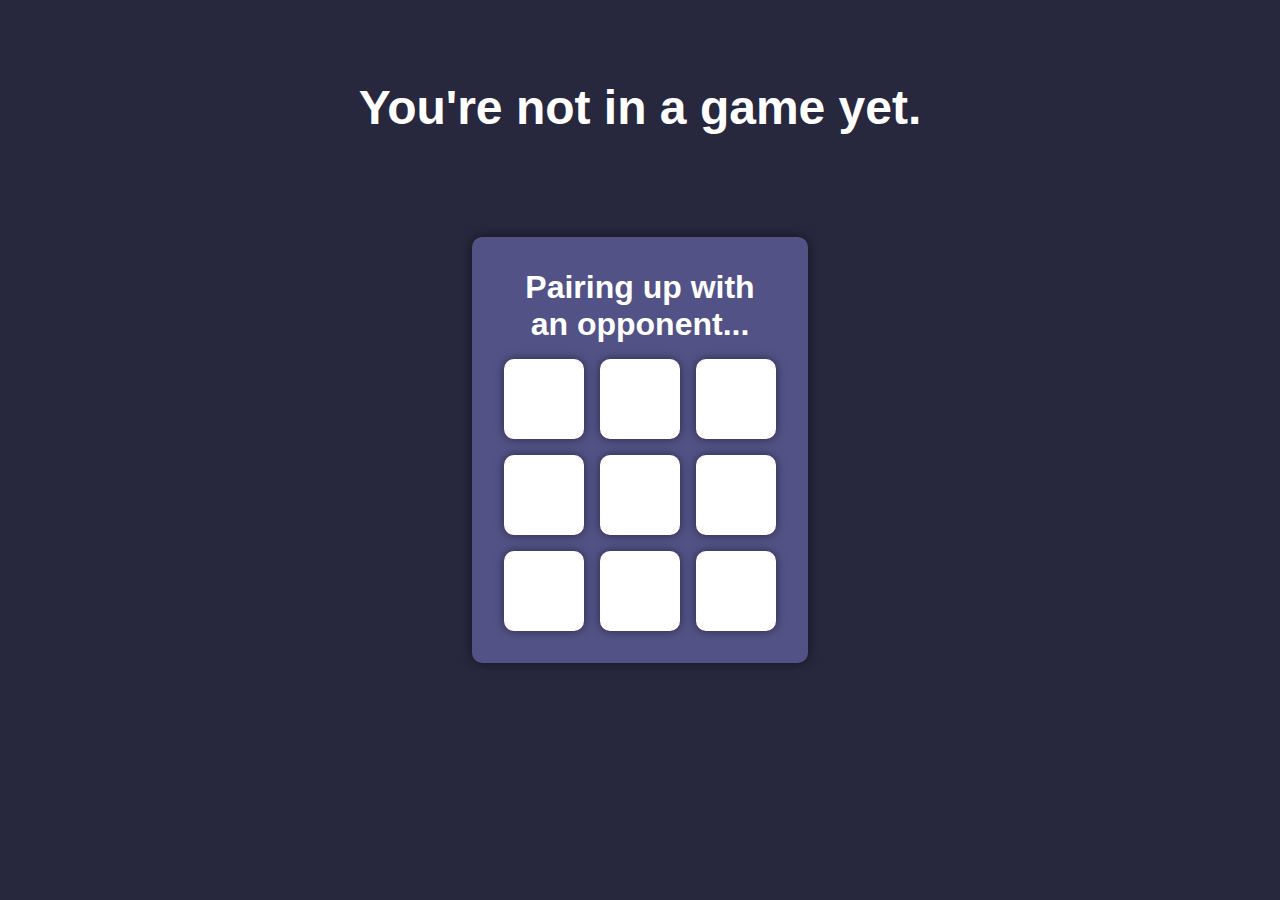
<file: Client/index.html>
<html lang="en">
<head>
    <meta charset="UTF-8">
    <meta http-equiv="X-UA-Compatible" content="IE=edge">
    <meta name="viewport" content="width=device-width, initial-scale=1.0">
    <link rel="stylesheet" href="styles.css">
    <script src="main.js"></script>
    <title>Tic-Tac-Toe</title>
</head>
<body>
    <div class="game-container">
        <div class="playing-text" id="playingText">You're playing as <span id="playingAs"></span>.</div>
        <div class="game">
            <div class="game-text" id="gameText"></div>
            <div class="game-board" id="gameBoard"></div>
            <button class="replay-button" id="replayButton" onclick="replay()">Replay</button>
        </div>
    </div>
</body>
</html>
</file>
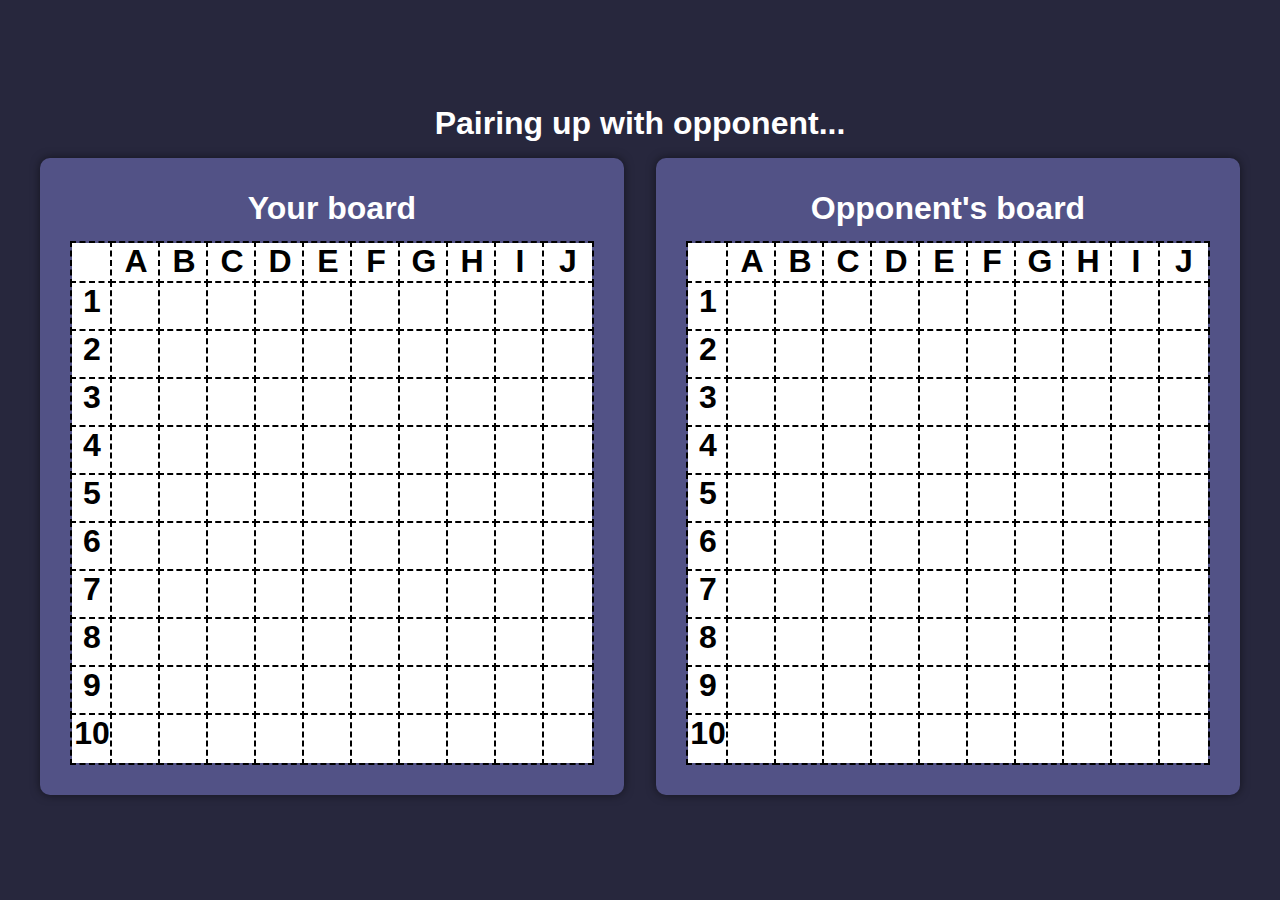
<file: Client/Battleship/index.html>
<html lang="en">
<head>
    <meta charset="UTF-8">
    <meta http-equiv="X-UA-Compatible" content="IE=edge">
    <meta name="viewport" content="width=device-width, initial-scale=1.0">
    <link rel="stylesheet" href="styles.css">
    <script src="main.js"></script>
    <title>Battleship</title>
</head>
<body>
    <div class="game-container">
        <div class="game-text" id="gameText">Pairing up with opponent...</div>
        <div class="game-boards">
            <div class="game">
                <div class="game-text">Your board</div>
                <div class="game-board" id="yourGameBoard"></div>
            </div>
            <div class="game">
                <div class="game-text">Opponent's board</div>
                <div class="game-board" id="opponentGameBoard"></div>
            </div>
        </div>
    </div>
</body>
</html>
</file>
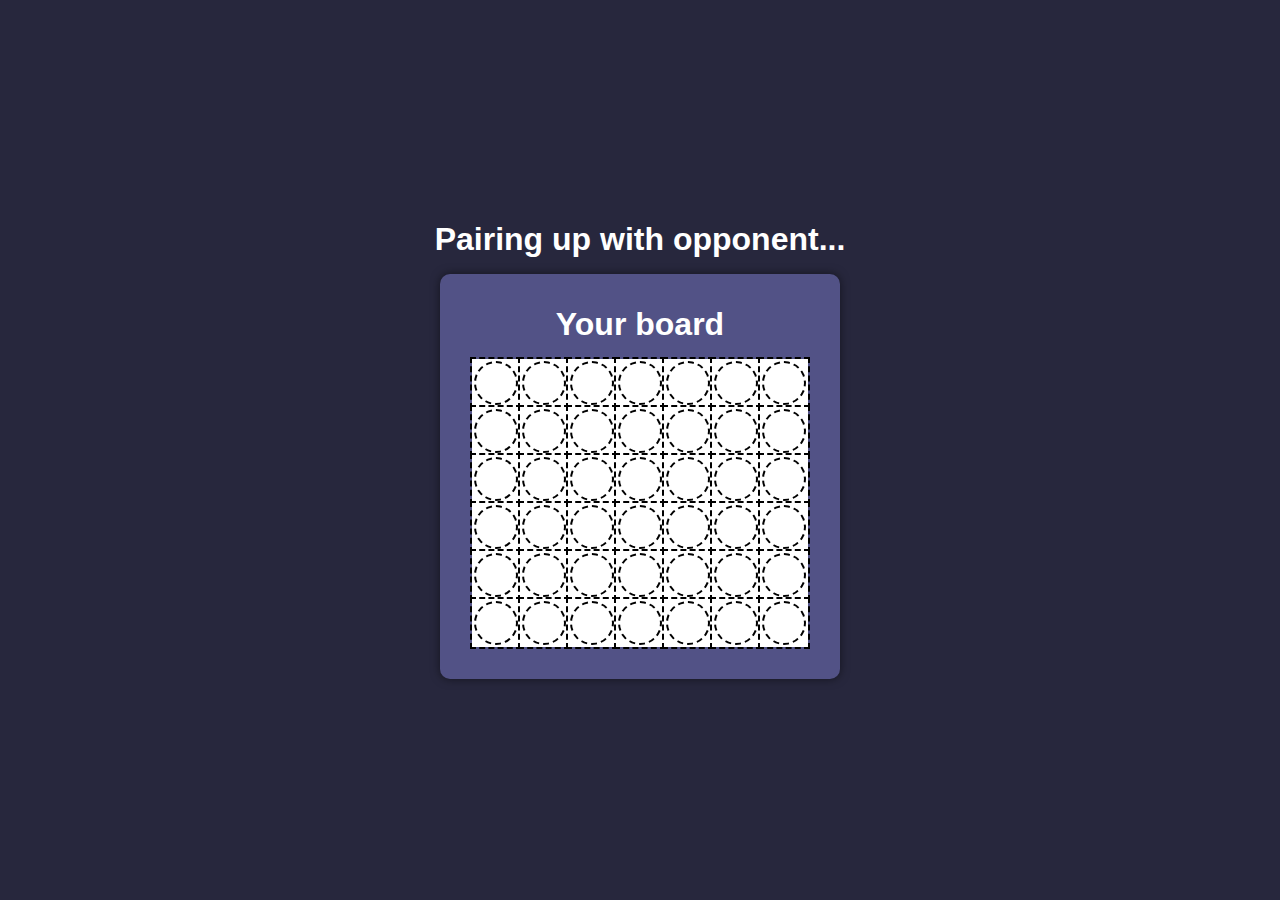
<file: Client/Connect4/index.html>
<html lang="en">
<head>
    <meta charset="UTF-8">
    <meta http-equiv="X-UA-Compatible" content="IE=edge">
    <meta name="viewport" content="width=device-width, initial-scale=1.0">
    <link rel="stylesheet" href="styles.css">
    <script src="main.js"></script>
    <title>Connect 4</title>
</head>
<body>
    <div class="game-container">
        <div class="game-text" id="gameText">Pairing up with opponent...</div>
        <div class="game">
            <div class="game-text">Your board</div>
            <div class="game-board" id="yourGameBoard"></div>
            <button class="replay" id="replayButton" onclick="replay()">Replay</button>
        </div>
    </div>
</body>
</html>
</file>
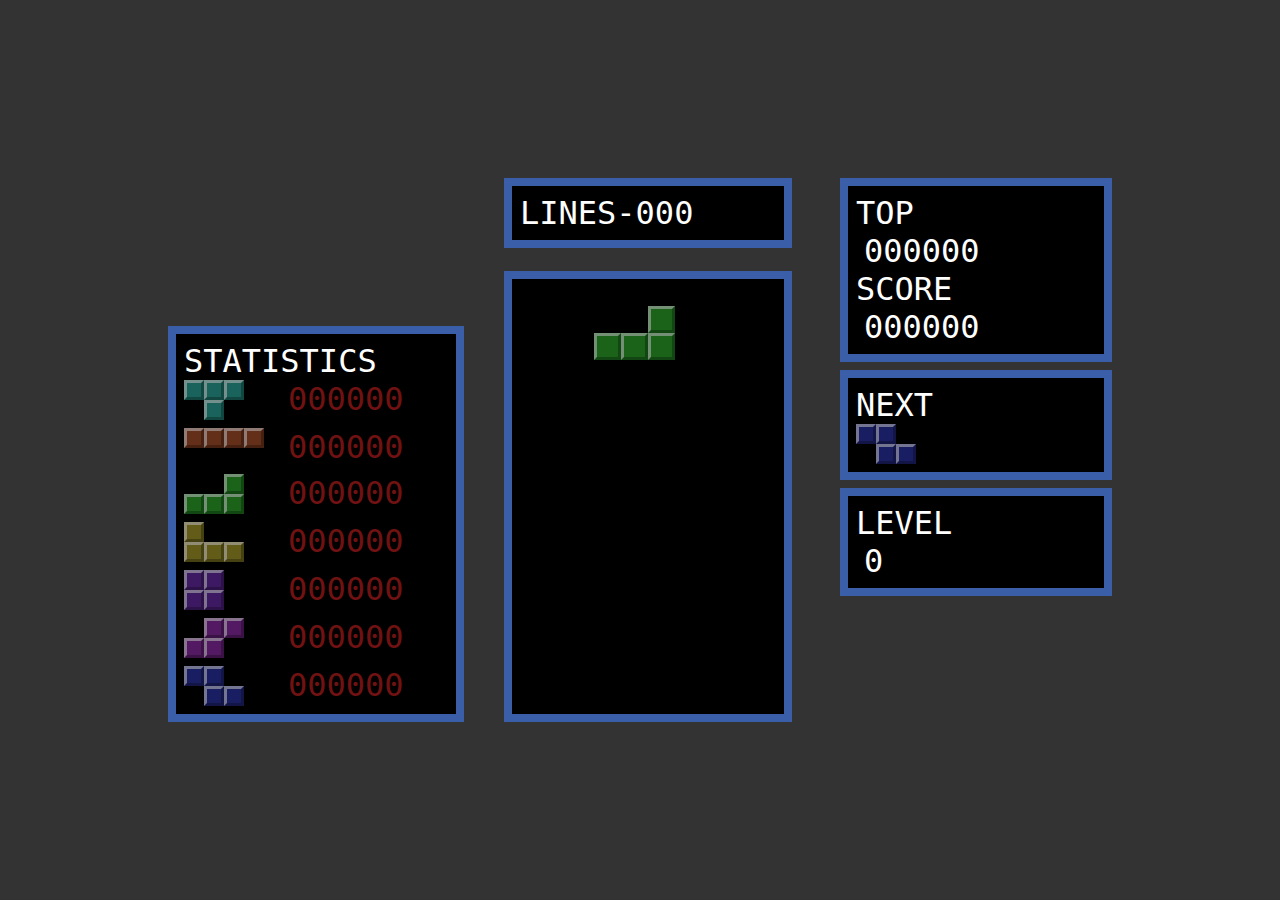
<file: Client/Tetris/index.html>
<html lang="en">
<head>
    <meta charset="UTF-8">
    <meta http-equiv="X-UA-Compatible" content="IE=edge">
    <meta name="viewport" content="width=device-width, initial-scale=1.0">
    <title>Tetris</title>
    <link rel="stylesheet" href="styles.css">
    <script src="main.js"></script>
</head>
<body>
    <div class="left-panel">
        <div class="statistics-container">
            STATISTICS
            <div class="pieces" id="pieces">
                
            </div>
        </div>
    </div>
    <div class="center-panel">
        <div class="lines-container">
            <div class="lines">LINES-<span id="lines">000</span></div>
        </div>
        <div class="game-container">
            <div class="game" id="game"></div>
        </div>
    </div>
    <div class="right-panel">
        <div class="score-container">
            <div class="high-score">TOP <span class="new-line" id="highScore">000000</span></div>
            <div class="score">SCORE <span class="new-line" id="score">000000</span></div>
        </div>
        <div class="next-piece-container">
            <span class="next-piece-text">NEXT</span>
            <div class="next-piece" id="nextPiece"></div>
        </div>
        <div class="level-container">
            <span class="level">LEVEL <span class="new-line" id="level">0</span></span>
        </div>
    </div>
</body>
</html>
</file>
<file: Client/styles.css>
:root {
    --background-color: #27273d;
    --game-color: #525286;

    --font-size: 2rem;
    --square-size: 5rem;

    --color-x: #f44336;
    --color-o: #2196f3;
}

body {
    font-size: 10px;
    font-family: Roboto, sans-serif;
    background-color: var(--background-color);
    margin: 0;
}
.game-container {
    display: flex;
    flex-direction: column;
    align-items: center;
    justify-content: center;
    height: 100vh;
}
.game {
    display: flex;
    flex-direction: column;
    align-items: center;
    justify-content: center;
    padding: 2rem;
    background-color: var(--game-color);
    border-radius: 10px;
    box-shadow: 0px 0px 10px rgba(0, 0, 0, 0.5);
    /* gets the size of the grid based on grid gap and squares */
    width: calc((var(--square-size) + 1rem) * 3 - 1rem);
}
.game-text {
    font-size: var(--font-size);
    font-weight: bold;
    color: #fff;
    margin-bottom: 1rem;
    width: 100%;
    text-align: center;
}
.game-board {
    display: grid;
    grid-template-columns: repeat(3, 1fr);
    grid-template-rows: repeat(3, 1fr);
    grid-gap: 1rem;
}
.game-space {
    width: var(--square-size);
    height: var(--square-size);
    border-radius: 10px;
    background-color: #fff;
    box-shadow: 0px 0px 10px rgba(0, 0, 0, 0.5);
    display: flex;
    justify-content: center;
    align-items: center;
}
.square-x {
    color: var(--color-x);
    font-size: 4rem;
    font-weight: bold;
}
.square-o {
    color: var(--color-o);
    font-size: 4rem;
    font-weight: bold;
}
.playing-text {
    font-size: 3rem;
    font-weight: bold;
    color: #fff;
    position: absolute;
    top: 5rem;
}
.playing-text span {
    font-size: 3rem;
}
.replay-button {
    width: 100%;
    outline: none;
    border: none;
    height: 3rem;
    margin-top: 1rem;
    border-radius: 0.5rem;
    display: none;
    background-color: #43a743;
    color: #fff;
    font-size: 2rem;
    box-shadow: 
        #197719 0.2rem 0.2rem;
}
.replay-button:hover {
    background-color: #41b647;
    box-shadow:
        #1c851c 0.3rem 0.3rem;
    transform: translate(-0.1rem, -0.1rem);
}
.replay-button:active {
    background-color: #388b38;
    box-shadow:
        #187218 0.1rem 0.1rem;
    transform: translate(0.1rem, 0.1rem);
}
</file>
<file: Client/Battleship/styles.css>
:root {
    --background-color: #27273d;
    --game-color: #525286;

    --font-size: 2rem;
    --square-size: 3rem;

    --battleship-size: 2rem;
    --ship-color: #525286;
    --ship-color-invalid: #c25454;

    --border-size: 2.5rem;
}

body {
    font-size: 10px;
    font-family: Roboto, sans-serif;
    background-color: var(--background-color);
    margin: 0;
}
.game-container {
    display: flex;
    flex-direction: column;
    align-items: center;
    justify-content: center;
    height: 100vh;
}
.game-boards {
    display: flex;
    flex-direction: row;
}
.game {
    display: flex;
    flex-direction: column;
    align-items: center;
    justify-content: center;
    padding: 2rem;
    background-color: var(--game-color);
    border-radius: 10px;
    box-shadow: 0px 0px 10px rgba(0, 0, 0, 0.5);
}
.game:not(:last-child) {
    margin-right: 2rem;
}
.game-text {
    font-size: var(--font-size);
    font-weight: bold;
    color: #fff;
    margin-bottom: 1rem;
    width: 100%;
    text-align: center;
}
.game-board {
    display: flex;
    flex-direction: column;
}
.game-row {
    display: flex;
    flex-direction: row;
}
.game-row-letters {
    display: flex;
    flex-direction: row;
    width: 100%;
}
.game-row-letter {
    display: inline-block;
    width: var(--square-size);
    font-size: 2rem;
    font-weight: bold;
    height: var(--border-size);
    background-color: #fff;
    outline: 2px dashed #000;
    text-align: center;
}
.game-row-corner {
    height: var(--border-size);
    width: var(--border-size);
    display: inline-block;
    background-color: #fff;
    outline: 2px dashed #000;
}
.game-row-number {
    display: inline-block;
    height: var(--square-size);
    width: var(--border-size);
    font-size: 2rem;
    font-weight: bold;
    background-color: #fff;
    outline: 2px dashed #000;
    text-align: center;
 }
.game-space {
    width: var(--square-size);
    height: var(--square-size);
    background-color: #fff;
    outline: 2px dashed #000;
    display: flex;
    justify-content: center;
    align-items: center;
}
.battleships {
    position: absolute;
    pointer-events: none;
}
.battleship {
    background-color: var(--ship-color);
    pointer-events: none;
    border-radius: 100vw;
    position: absolute;
    top: calc(var(--border-size) + (var(--square-size) - var(--battleship-size)) / 2 + var(--ship-x1) * var(--square-size));
    left: calc(var(--border-size) + (var(--square-size) - var(--battleship-size)) / 2 + var(--ship-y1) * var(--square-size));
    height: calc(var(--battleship-size) + (var(--ship-x2) - var(--ship-x1)) * var(--square-size));
    width: calc(var(--battleship-size) + (var(--ship-y2) - var(--ship-y1)) * var(--square-size));
}
.battleship.invalid {
    background-color: var(--ship-color-invalid);
}
</file>
<file: Client/Connect4/styles.css>
:root {
    --background-color: #27273d;
    --game-color: #525286;

    --font-size: 2rem;
    --square-size: 3rem;
    --circle-padding: 0.5rem;

    --circle-color-you: #c92e2e;
    --circle-color-opp: #3f35ce;
}

body {
    font-size: 10px;
    font-family: Roboto, sans-serif;
    background-color: var(--background-color);
    margin: 0;
}
.game-container {
    display: flex;
    flex-direction: column;
    align-items: center;
    justify-content: center;
    height: 100vh;
}
.game {
    display: flex;
    flex-direction: column;
    align-items: center;
    justify-content: center;
    padding: 2rem;
    background-color: var(--game-color);
    border-radius: 10px;
    box-shadow: 0px 0px 10px rgba(0, 0, 0, 0.5);
}
.game-text {
    font-size: var(--font-size);
    font-weight: bold;
    color: #fff;
    margin-bottom: 1rem;
    width: 100%;
    text-align: center;
}
.game-board {
    display: flex;
    flex-direction: column;
}
.game-row {
    display: flex;
    flex-direction: row;
}
.game-space {
    width: var(--square-size);
    height: var(--square-size);
    background-color: #fff;
    outline: 2px dashed #000;
    display: flex;
    justify-content: center;
    align-items: center;
}
.game-circle {
    width: calc(var(--square-size) - var(--circle-padding));
    height: calc(var(--square-size) - var(--circle-padding));
    outline: 2px dashed #000;
    border-radius: 50%;
    overflow: hidden;
}
.game-circle-you {
    background-color: var(--circle-color-you);
    width: calc(var(--square-size) - var(--circle-padding));
    height: calc(var(--square-size) - var(--circle-padding));
}
.game-circle-opp {
    background-color: var(--circle-color-opp);
    width: calc(var(--square-size) - var(--circle-padding));
    height: calc(var(--square-size) - var(--circle-padding));
}
.replay {
    display: none;
    border: none;
    outline: none;
    padding: 1rem;
    width: 100%;
    border-radius: 0.5rem;
    background-color: #449644;
    color: #fff;
    font-size: 1.5rem;
    margin-top: 1rem;
}
</file>
<file: Client/Tetris/styles.css>
:root {
    --border-thickness: 0.2rem;
}

body {
    background-color: #333333;
    font-family: monospace;
    border: 0;
    font-size: 2rem;
    display: flex;
    flex-direction: row;
    align-items: center;
    justify-content: center;
    color: white;
}

.left-panel {
    height: 34rem;
    padding: 0 1rem;
    position: relative;
    min-width: 18rem;
}
.statistics-container {
    font-size: 2rem;
    background-color: #000000;
    padding: 0.5rem;
    border: 0.5rem solid #3b5ea9;
    position: absolute;
    bottom: 0;
}
.pieces {
    display: grid;
    grid-template-columns: 6rem 10rem;
    grid-gap: 0.5rem;
}
.piece-display {
    display: grid;
    width: calc(1.25rem * var(--columns));
    height: calc(1.25rem * var(--rows));
    grid-template-columns: repeat(var(--columns), 1fr);
    grid-template-rows: repeat(var(--rows), 1fr);
}
.piece-score {
    display: inline-block;
    color: #711212;
}
.piece-square {
    background-color: var(--color);
    border-top: var(--border-thickness) solid var(--color-light);
    border-left: var(--border-thickness) solid var(--color-light);
    border-bottom: var(--border-thickness) solid var(--color-dark);
    border-right: var(--border-thickness) solid var(--color-dark);
}

.center-panel {
    height: 34rem;
    margin: 0 2rem;
    position: relative;
    width: 18rem;
}
.lines-container {
    font-size: 2rem;
    background-color: #000000;
    padding: 0.5rem;
    border: 0.5rem solid #3b5ea9;
}
.game-container {
    border: 0.5rem solid #3b5ea9;
    position: absolute;
    bottom: 0;
}
.game {
    background-color: black;
    width: calc(var(--width) * 1rem);
    height: calc(var(--height) * 1rem);
    display: grid;
    grid-template-columns: repeat(var(--columns), 1fr);
    grid-template-rows: repeat(var(--rows), 1fr);
}

.right-panel {
    height: 34rem;
    padding: 0 1rem;
}
.score-container {
    font-size: 2rem;
    background-color: #000000;
    padding: 0.5rem;
    border: 0.5rem solid #3b5ea9;
}
.next-piece-container {
    font-size: 2rem;
    background-color: #000000;
    padding: 0.5rem;
    border: 0.5rem solid #3b5ea9;
    margin-top: 0.5rem;
}
.level-container {
    font-size: 2rem;
    background-color: #000000;
    padding: 0.5rem;
    border: 0.5rem solid #3b5ea9;
    margin-top: 0.5rem;
    min-width: 15rem;
}

.new-line {
    display: block;
    padding: 0 0.5rem;
}
</file>
